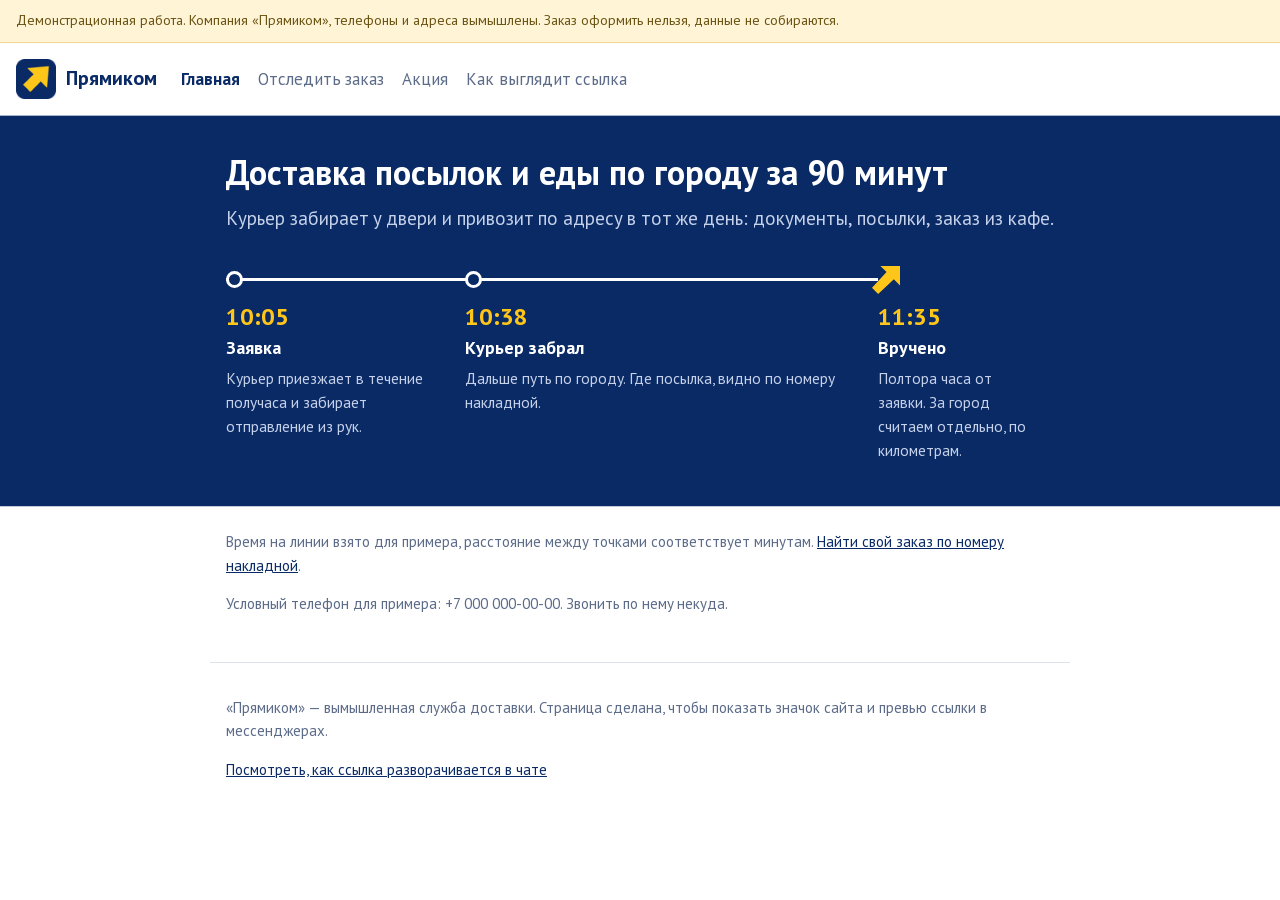
<file: index.html>
<!doctype html>
<html lang="ru">
<head>
<!-- head:begin -->
  <meta charset="utf-8">
  <meta name="viewport" content="width=device-width, initial-scale=1">
  <title>Доставка посылок и еды по городу за 90 минут — Прямиком</title>
  <meta name="description" content="Курьер забирает у двери и привозит по адресу в тот же день: документы, посылки, заказ из кафе.">
  <meta name="robots" content="noindex, nofollow">
  <link rel="canonical" href="https://pyhphhddb8-eng.github.io/dostavka-ikonki/">

  <link rel="icon" href="icons/favicon.svg" type="image/svg+xml">
  <link rel="icon" href="icons/favicon.ico" sizes="16x16 32x32 48x48">
  <link rel="icon" type="image/png" sizes="192x192" href="icons/icon-192.png">
  <link rel="apple-touch-icon" sizes="180x180" href="icons/apple-touch-icon.png">
  <link rel="manifest" href="site.webmanifest">
  <meta name="theme-color" content="#0A2A66">

  <meta property="og:type" content="website">
  <meta property="og:site_name" content="Прямиком">
  <meta property="og:locale" content="ru_RU">
  <meta property="og:title" content="Доставка посылок и еды по городу за 90 минут">
  <meta property="og:description" content="Курьер забирает у двери и привозит по адресу в тот же день: документы, посылки, заказ из кафе.">
  <meta property="og:url" content="https://pyhphhddb8-eng.github.io/dostavka-ikonki/">
  <meta property="og:image" content="https://pyhphhddb8-eng.github.io/dostavka-ikonki/icons/og/index.png">
  <meta property="og:image:width" content="1200">
  <meta property="og:image:height" content="630">
  <meta property="og:image:type" content="image/png">
  <meta property="og:image:alt" content="90 минут по городу">

  <meta name="twitter:card" content="summary_large_image">
  <meta name="twitter:title" content="Доставка посылок и еды по городу за 90 минут">
  <meta name="twitter:description" content="Курьер забирает у двери и привозит по адресу в тот же день: документы, посылки, заказ из кафе.">
  <meta name="twitter:image" content="https://pyhphhddb8-eng.github.io/dostavka-ikonki/icons/og/index.png">

  <link rel="stylesheet" href="styles.css">
<!-- head:end -->
</head>
<body>
<p class="disclaimer">Демонстрационная работа. Компания «Прямиком», телефоны и
адреса вымышлены. Заказ оформить нельзя, данные не собираются.</p>

<header class="top">
  <a class="brand" href="index.html">
    <img src="icons/icon-48.png" width="40" height="40" alt="">
    <span>Прямиком</span>
  </a>
  <nav>
    <a href="index.html" aria-current="page">Главная</a>
    <a href="track.html">Отследить заказ</a>
    <a href="promo.html">Акция</a>
    <a href="showcase.html">Как выглядит ссылка</a>
  </nav>
</header>

<main>
  <section class="pole">
    <h1>Доставка посылок и еды по городу за 90 минут</h1>
    <p class="lead">Курьер забирает у двери и привозит по адресу в тот же день:
    документы, посылки, заказ из кафе.</p>

    <ol class="marshrut" aria-label="Как идёт обычный заказ по городу">
      <li class="marshrut__tochka" style="--minut: 33">
        <time datetime="10:05">10:05</time>
        <b>Заявка</b>
        <span>Курьер приезжает в течение получаса и забирает отправление
        из рук.</span>
      </li>
      <li class="marshrut__tochka" style="--minut: 57">
        <time datetime="10:38">10:38</time>
        <b>Курьер забрал</b>
        <span>Дальше путь по городу. Где посылка, видно по номеру
        накладной.</span>
      </li>
      <li class="marshrut__tochka marshrut__tochka--final">
        <time datetime="11:35">11:35</time>
        <b>Вручено</b>
        <span>Полтора часа от заявки. За город считаем отдельно,
        по километрам.</span>
      </li>
    </ol>
  </section>

  <p class="note">Время на линии взято для примера, расстояние между точками
  соответствует минутам. <a href="track.html">Найти свой заказ по номеру
  накладной</a>.</p>
  <p class="note">Условный телефон для примера: <span class="nobr">+7 000 000-00-00</span>.
  Звонить по нему некуда.</p>
</main>

<footer>
  <p>«Прямиком» — вымышленная служба доставки. Страница сделана, чтобы показать
  значок сайта и превью ссылки в мессенджерах.</p>
  <p><a href="showcase.html">Посмотреть, как ссылка разворачивается в чате</a></p>
</footer>
</body>
</html>
</file>
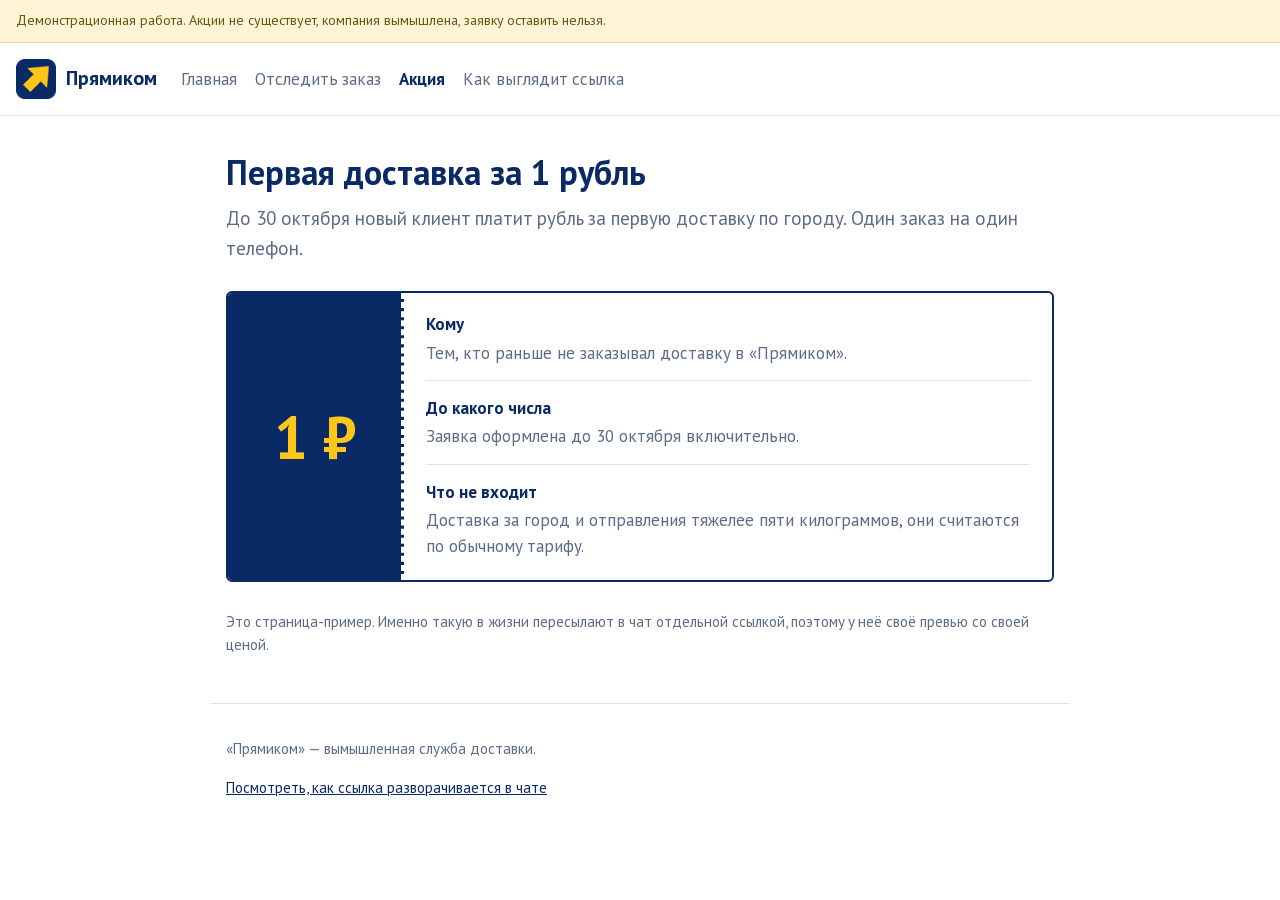
<file: promo.html>
<!doctype html>
<html lang="ru">
<head>
<!-- head:begin -->
  <meta charset="utf-8">
  <meta name="viewport" content="width=device-width, initial-scale=1">
  <title>Первая доставка за 1 рубль — Прямиком</title>
  <meta name="description" content="До 30 октября новый клиент платит рубль за первую доставку по городу. Один заказ на один телефон.">
  <meta name="robots" content="noindex, nofollow">
  <link rel="canonical" href="https://pyhphhddb8-eng.github.io/dostavka-ikonki/promo.html">

  <link rel="icon" href="icons/favicon.svg" type="image/svg+xml">
  <link rel="icon" href="icons/favicon.ico" sizes="16x16 32x32 48x48">
  <link rel="icon" type="image/png" sizes="192x192" href="icons/icon-192.png">
  <link rel="apple-touch-icon" sizes="180x180" href="icons/apple-touch-icon.png">
  <link rel="manifest" href="site.webmanifest">
  <meta name="theme-color" content="#0A2A66">

  <meta property="og:type" content="website">
  <meta property="og:site_name" content="Прямиком">
  <meta property="og:locale" content="ru_RU">
  <meta property="og:title" content="Первая доставка за 1 рубль">
  <meta property="og:description" content="До 30 октября новый клиент платит рубль за первую доставку по городу. Один заказ на один телефон.">
  <meta property="og:url" content="https://pyhphhddb8-eng.github.io/dostavka-ikonki/promo.html">
  <meta property="og:image" content="https://pyhphhddb8-eng.github.io/dostavka-ikonki/icons/og/promo.png">
  <meta property="og:image:width" content="1200">
  <meta property="og:image:height" content="630">
  <meta property="og:image:type" content="image/png">
  <meta property="og:image:alt" content="Первая доставка — 1 ₽">

  <meta name="twitter:card" content="summary_large_image">
  <meta name="twitter:title" content="Первая доставка за 1 рубль">
  <meta name="twitter:description" content="До 30 октября новый клиент платит рубль за первую доставку по городу. Один заказ на один телефон.">
  <meta name="twitter:image" content="https://pyhphhddb8-eng.github.io/dostavka-ikonki/icons/og/promo.png">

  <link rel="stylesheet" href="styles.css">
<!-- head:end -->
</head>
<body>
<p class="disclaimer">Демонстрационная работа. Акции не существует, компания
вымышлена, заявку оставить нельзя.</p>

<header class="top">
  <a class="brand" href="index.html">
    <img src="icons/icon-48.png" width="40" height="40" alt="">
    <span>Прямиком</span>
  </a>
  <nav>
    <a href="index.html">Главная</a>
    <a href="track.html">Отследить заказ</a>
    <a href="promo.html" aria-current="page">Акция</a>
    <a href="showcase.html">Как выглядит ссылка</a>
  </nav>
</header>

<main>
  <h1>Первая доставка за 1&nbsp;рубль</h1>
  <p class="lead">До 30 октября новый клиент платит рубль за первую доставку
  по городу. Один заказ на один телефон.</p>

  <div class="talon">
    <p class="talon__cena" aria-label="Цена первой доставки: 1 рубль">1&nbsp;₽</p>
    <dl class="talon__usloviya">
      <dt>Кому</dt>
      <dd>Тем, кто раньше не заказывал доставку в «Прямиком».</dd>
      <dt>До какого числа</dt>
      <dd>Заявка оформлена до 30 октября включительно.</dd>
      <dt>Что не входит</dt>
      <dd>Доставка за город и отправления тяжелее пяти килограммов, они
      считаются по обычному тарифу.</dd>
    </dl>
  </div>

  <p class="note">Это страница-пример. Именно такую в жизни пересылают в чат
  отдельной ссылкой, поэтому у неё своё превью со своей ценой.</p>
</main>

<footer>
  <p>«Прямиком» — вымышленная служба доставки.</p>
  <p><a href="showcase.html">Посмотреть, как ссылка разворачивается в чате</a></p>
</footer>
</body>
</html>
</file>
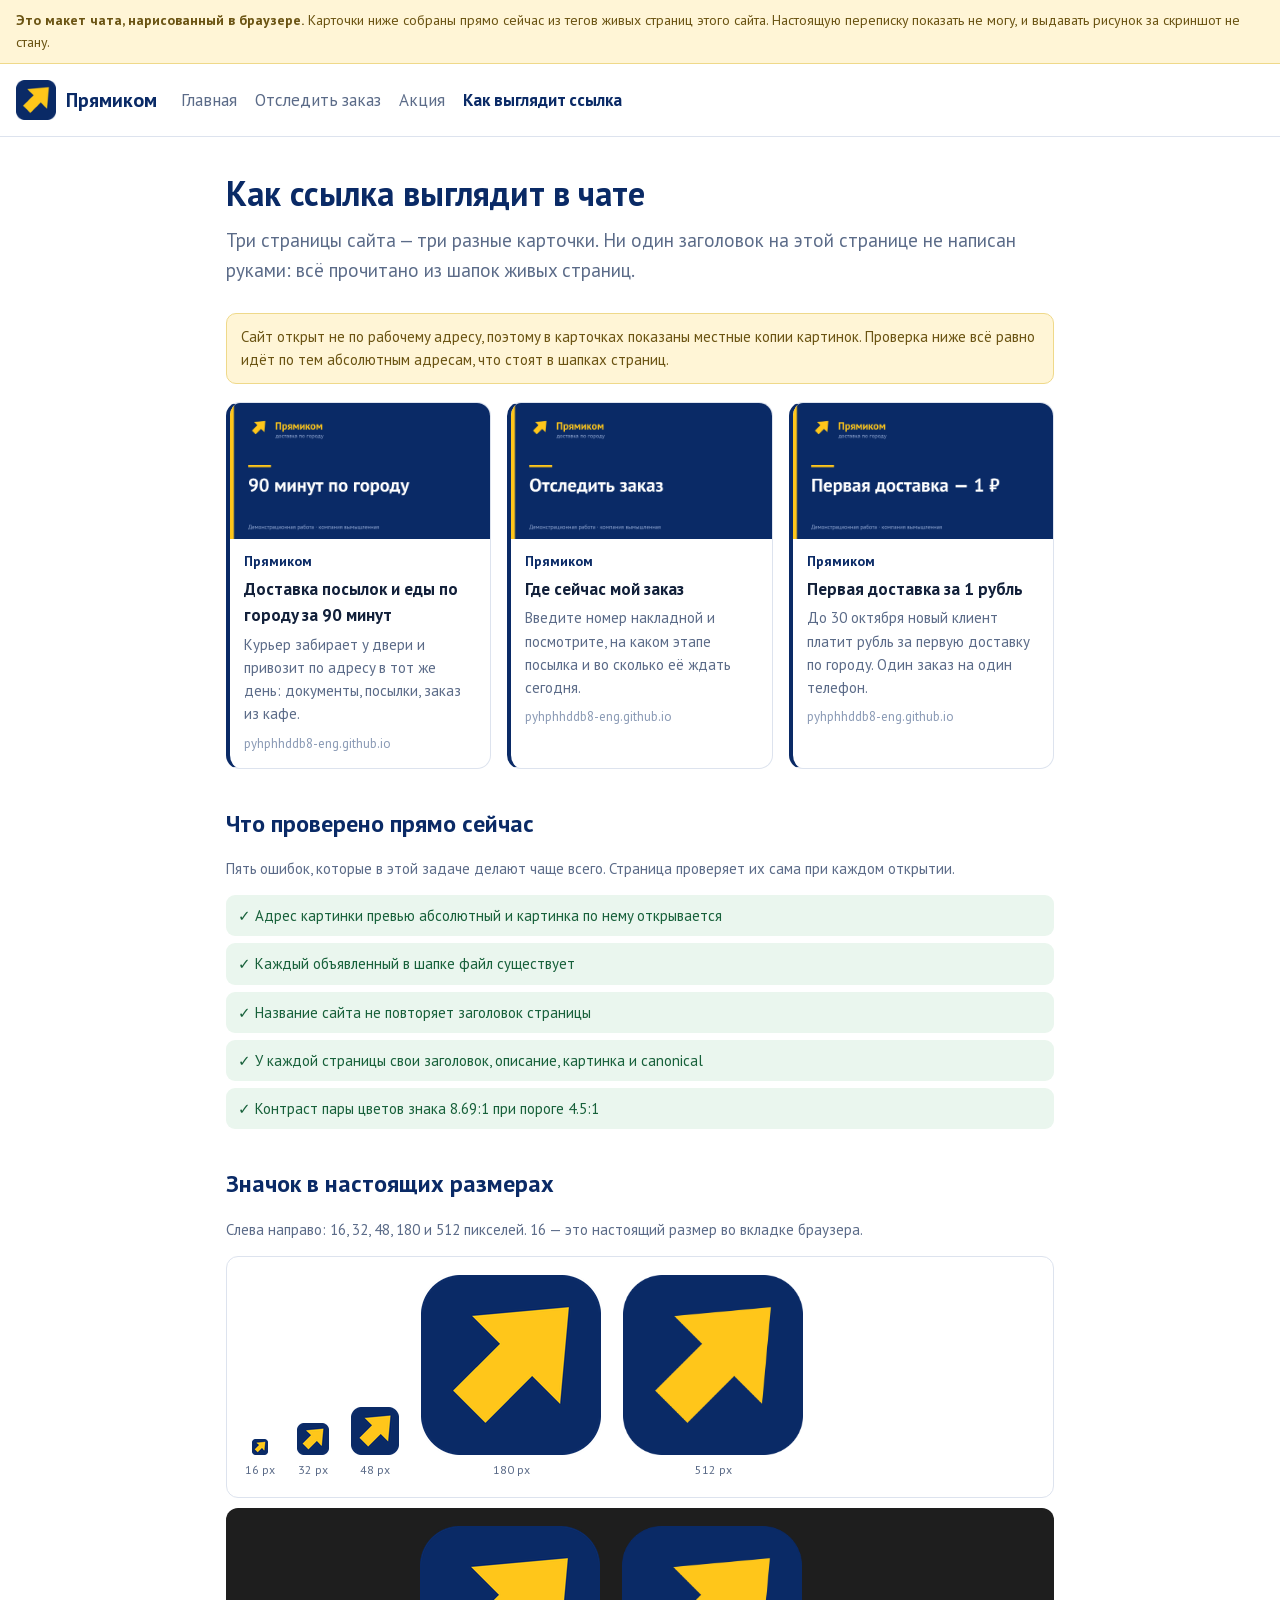
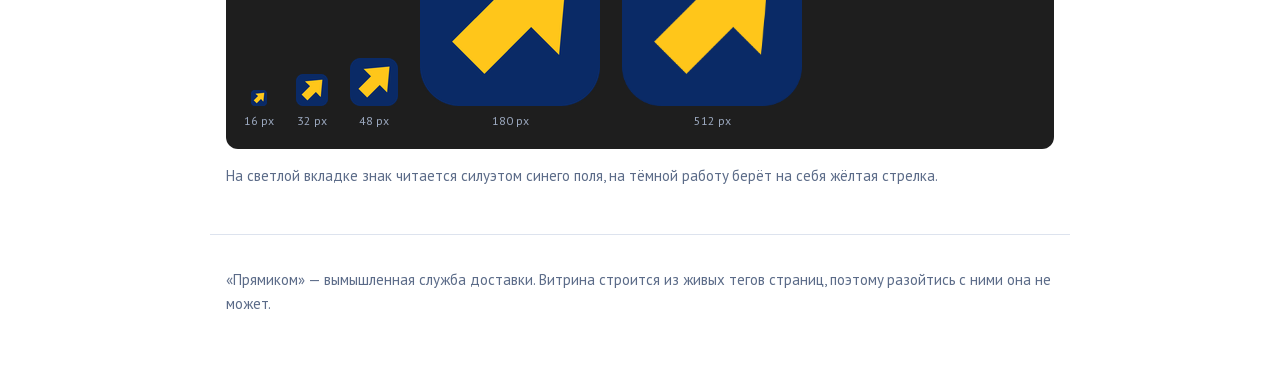
<file: showcase.html>
<!doctype html>
<html lang="ru">
<head>
  <meta charset="utf-8">
  <meta name="viewport" content="width=device-width, initial-scale=1">
  <title>Как ссылка выглядит в чате — Прямиком</title>
  <meta name="description" content="Карточки собраны из живых тегов трёх страниц сайта и контактный лист значка в пяти размерах.">
  <meta name="robots" content="noindex, nofollow">
  <link rel="canonical" href="https://pyhphhddb8-eng.github.io/dostavka-ikonki/showcase.html">
  <link rel="icon" href="icons/favicon.svg" type="image/svg+xml">
  <link rel="icon" href="icons/favicon.ico" sizes="16x16 32x32 48x48">
  <link rel="icon" type="image/png" sizes="192x192" href="icons/icon-192.png">
  <link rel="apple-touch-icon" sizes="180x180" href="icons/apple-touch-icon.png">
  <link rel="manifest" href="site.webmanifest">
  <meta name="theme-color" content="#0A2A66">
  <link rel="stylesheet" href="styles.css">
  <!-- bez-shablona-ok: К4 — полоса слева у карточки повторяет вид превью ссылки в Telegram -->
</head>
<body>
<p class="disclaimer"><b>Это макет чата, нарисованный в браузере.</b> Карточки
ниже собраны прямо сейчас из тегов живых страниц этого сайта. Настоящую
переписку показать не могу, и выдавать рисунок за скриншот не стану.</p>

<header class="top">
  <a class="brand" href="index.html">
    <img src="icons/icon-48.png" width="40" height="40" alt="">
    <span>Прямиком</span>
  </a>
  <nav>
    <a href="index.html">Главная</a>
    <a href="track.html">Отследить заказ</a>
    <a href="promo.html">Акция</a>
    <a href="showcase.html" aria-current="page">Как выглядит ссылка</a>
  </nav>
</header>

<main>
  <h1>Как ссылка выглядит в чате</h1>
  <p class="lead">Три страницы сайта — три разные карточки. Ни один заголовок
  на этой странице не написан руками: всё прочитано из шапок живых страниц.</p>

  <div id="warning" class="warn" hidden></div>
  <div id="cards" class="cards-row">Читаю страницы…</div>

  <h2 class="section">Что проверено прямо сейчас</h2>
  <p class="note">Пять ошибок, которые в этой задаче делают чаще всего.
  Страница проверяет их сама при каждом открытии.</p>
  <ul id="checks" class="checks"><li>Проверяю…</li></ul>

  <h2 class="section">Значок в настоящих размерах</h2>
  <p class="note">Слева направо: 16, 32, 48, 180 и 512 пикселей. 16 — это
  настоящий размер во вкладке браузера.</p>
  <div class="sheet light" id="sheet-light"></div>
  <div class="sheet dark" id="sheet-dark"></div>
  <p class="note">На светлой вкладке знак читается силуэтом синего поля, на
  тёмной работу берёт на себя жёлтая стрелка.</p>
</main>

<footer>
  <p>«Прямиком» — вымышленная служба доставки. Витрина строится из живых тегов
  страниц, поэтому разойтись с ними она не может.</p>
</footer>

<script>
const FILES = ['index.html', 'track.html', 'promo.html'];
const ICON_SIZES = [16, 32, 48, 180, 512];

function attr(doc, selector, name) {
  const node = doc.querySelector(selector);
  return node ? (node.getAttribute(name) || '') : '';
}

async function readPage(file) {
  const response = await fetch(file, { cache: 'no-store' });
  const doc = new DOMParser().parseFromString(await response.text(), 'text/html');
  const declared = [].slice.call(
    doc.querySelectorAll('link[rel="icon"], link[rel="apple-touch-icon"], link[rel="manifest"]')
  ).map(function (node) { return node.getAttribute('href'); })
   .filter(function (href) { return href && !/^https?:/.test(href); });
  return {
    file: file,
    title: attr(doc, 'meta[property="og:title"]', 'content'),
    description: attr(doc, 'meta[property="og:description"]', 'content'),
    image: attr(doc, 'meta[property="og:image"]', 'content'),
    siteName: attr(doc, 'meta[property="og:site_name"]', 'content'),
    canonical: attr(doc, 'link[rel="canonical"]', 'href'),
    declared: declared
  };
}

function sameOrigin(url) {
  try { return new URL(url, location.href).origin === location.origin; }
  catch (e) { return false; }
}

function localCopy(url) {
  const at = url.indexOf('/icons/');
  return at < 0 ? url : url.slice(at + 1);
}

function host(url) {
  try { return new URL(url, location.href).host; } catch (e) { return '—'; }
}

function drawCards(list, offSite) {
  const box = document.getElementById('cards');
  box.innerHTML = '';
  list.forEach(function (page) {
    const card = document.createElement('article');
    card.className = 'chat-card';
    card.innerHTML =
      '<div class="chat-image"><img alt="" loading="lazy"></div>' +
      '<div class="chat-text">' +
      '<div class="chat-site"></div>' +
      '<div class="chat-title"></div>' +
      '<div class="chat-desc"></div>' +
      '<div class="chat-host"></div>' +
      '</div>';
    card.querySelector('img').src = offSite ? localCopy(page.image) : page.image;
    card.querySelector('.chat-site').textContent = page.siteName;
    card.querySelector('.chat-title').textContent = page.title;
    card.querySelector('.chat-desc').textContent = page.description;
    card.querySelector('.chat-host').textContent = host(page.canonical);
    box.appendChild(card);
  });
}

function loads(url) {
  return new Promise(function (resolve) {
    const probe = new Image();
    probe.onload = function () { resolve(true); };
    probe.onerror = function () { resolve(false); };
    probe.src = url;
  });
}

async function missingDeclaredFiles(list) {
  const missing = [];
  for (const page of list) {
    for (const href of page.declared) {
      const response = await fetch(href, { cache: 'no-store' });
      if (!response.ok) { missing.push(page.file + ' → ' + href); }
    }
  }
  return missing;
}

function channel(value) {
  const c = value / 255;
  return c <= 0.04045 ? c / 12.92 : Math.pow((c + 0.055) / 1.055, 2.4);
}

function luminance(hex) {
  const h = hex.trim().replace('#', '');
  const parts = [0, 2, 4].map(function (i) { return parseInt(h.slice(i, i + 2), 16); });
  return 0.2126 * channel(parts[0]) + 0.7152 * channel(parts[1]) + 0.0722 * channel(parts[2]);
}

function contrast(a, b) {
  const la = luminance(a), lb = luminance(b);
  return (Math.max(la, lb) + 0.05) / (Math.min(la, lb) + 0.05);
}

function row(ok, text) {
  const li = document.createElement('li');
  li.className = ok ? 'ok' : 'bad';
  li.textContent = (ok ? '✓ ' : '✗ ') + text;
  return li;
}

function unique(values) {
  const filled = values.filter(Boolean);
  return new Set(filled).size === filled.length && filled.length === values.length;
}

async function drawChecks(list) {
  const box = document.getElementById('checks');
  box.innerHTML = '';

  const absolute = list.every(function (p) { return /^https:\/\//.test(p.image); });
  const loaded = absolute
    ? (await Promise.all(list.map(function (p) { return loads(p.image); }))).every(Boolean)
    : false;
  let firstRow;
  if (!absolute) {
    firstRow = 'Адрес картинки превью относительный — мессенджер не подставит домен';
  } else if (!loaded) {
    firstRow = 'Адрес картинки превью абсолютный, но картинка по нему пока не' +
      ' открывается: сайт ещё не выложен по этому адресу';
  } else {
    firstRow = 'Адрес картинки превью абсолютный и картинка по нему открывается';
  }
  box.appendChild(row(absolute && loaded, firstRow));

  const missing = await missingDeclaredFiles(list);
  box.appendChild(row(missing.length === 0,
    missing.length === 0
      ? 'Каждый объявленный в шапке файл существует'
      : 'Объявлено, но не найдено: ' + missing.join(', ')));

  box.appendChild(row(list.every(function (p) {
    return p.siteName && p.title && p.siteName.toLowerCase() !== p.title.toLowerCase();
  }), 'Название сайта не повторяет заголовок страницы'));

  box.appendChild(row(
    unique(list.map(function (p) { return p.title; })) &&
    unique(list.map(function (p) { return p.description; })) &&
    unique(list.map(function (p) { return p.image; })) &&
    unique(list.map(function (p) { return p.canonical; })),
    'У каждой страницы свои заголовок, описание, картинка и canonical'));

  const style = getComputedStyle(document.documentElement);
  const ratio = contrast(style.getPropertyValue('--field'), style.getPropertyValue('--arrow'));
  box.appendChild(row(ratio >= 4.5,
    'Контраст пары цветов знака ' + ratio.toFixed(2) + ':1 при пороге 4.5:1'));
}

function drawSheets() {
  ['sheet-light', 'sheet-dark'].forEach(function (id) {
    const box = document.getElementById(id);
    box.innerHTML = '';
    ICON_SIZES.forEach(function (size) {
      const wrap = document.createElement('figure');
      const img = document.createElement('img');
      img.src = 'icons/icon-' + size + '.png';
      img.width = size;
      img.height = size;
      img.alt = 'Значок ' + size + ' пикселей';
      const caption = document.createElement('figcaption');
      caption.textContent = size + ' px';
      wrap.appendChild(img);
      wrap.appendChild(caption);
      box.appendChild(wrap);
    });
  });
}

(async function () {
  drawSheets();
  try {
    const list = [];
    for (const file of FILES) { list.push(await readPage(file)); }
    const offSite = list.some(function (p) { return p.image && !sameOrigin(p.image); });
    if (offSite) {
      const warn = document.getElementById('warning');
      warn.hidden = false;
      warn.textContent = 'Сайт открыт не по рабочему адресу, поэтому в карточках' +
        ' показаны местные копии картинок. Проверка ниже всё равно идёт по тем' +
        ' абсолютным адресам, что стоят в шапках страниц.';
    }
    drawCards(list, offSite);
    await drawChecks(list);
  } catch (error) {
    document.getElementById('cards').textContent =
      'Не удалось прочитать страницы: ' + error.message +
      '. Витрина работает только по адресу http://. Если открыть файл с диска, браузер не даст прочитать соседние страницы.';
  }
})();
</script>
</body>
</html>
</file>
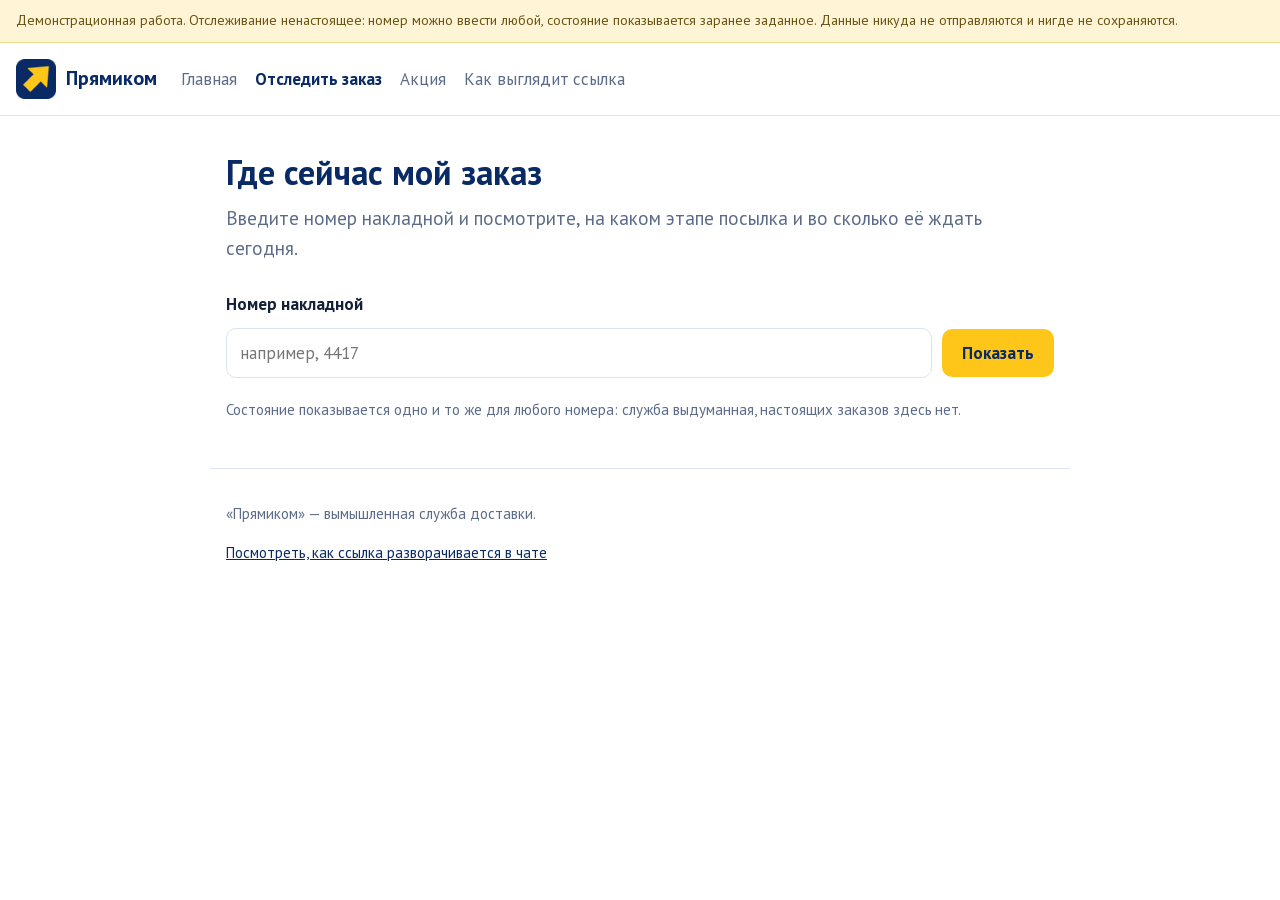
<file: track.html>
<!doctype html>
<html lang="ru">
<head>
<!-- head:begin -->
  <meta charset="utf-8">
  <meta name="viewport" content="width=device-width, initial-scale=1">
  <title>Где сейчас мой заказ — Прямиком</title>
  <meta name="description" content="Введите номер накладной и посмотрите, на каком этапе посылка и во сколько её ждать сегодня.">
  <meta name="robots" content="noindex, nofollow">
  <link rel="canonical" href="https://pyhphhddb8-eng.github.io/dostavka-ikonki/track.html">

  <link rel="icon" href="icons/favicon.svg" type="image/svg+xml">
  <link rel="icon" href="icons/favicon.ico" sizes="16x16 32x32 48x48">
  <link rel="icon" type="image/png" sizes="192x192" href="icons/icon-192.png">
  <link rel="apple-touch-icon" sizes="180x180" href="icons/apple-touch-icon.png">
  <link rel="manifest" href="site.webmanifest">
  <meta name="theme-color" content="#0A2A66">

  <meta property="og:type" content="website">
  <meta property="og:site_name" content="Прямиком">
  <meta property="og:locale" content="ru_RU">
  <meta property="og:title" content="Где сейчас мой заказ">
  <meta property="og:description" content="Введите номер накладной и посмотрите, на каком этапе посылка и во сколько её ждать сегодня.">
  <meta property="og:url" content="https://pyhphhddb8-eng.github.io/dostavka-ikonki/track.html">
  <meta property="og:image" content="https://pyhphhddb8-eng.github.io/dostavka-ikonki/icons/og/track.png">
  <meta property="og:image:width" content="1200">
  <meta property="og:image:height" content="630">
  <meta property="og:image:type" content="image/png">
  <meta property="og:image:alt" content="Отследить заказ">

  <meta name="twitter:card" content="summary_large_image">
  <meta name="twitter:title" content="Где сейчас мой заказ">
  <meta name="twitter:description" content="Введите номер накладной и посмотрите, на каком этапе посылка и во сколько её ждать сегодня.">
  <meta name="twitter:image" content="https://pyhphhddb8-eng.github.io/dostavka-ikonki/icons/og/track.png">

  <link rel="stylesheet" href="styles.css">
<!-- head:end -->
</head>
<body>
<p class="disclaimer">Демонстрационная работа. Отслеживание ненастоящее: номер
можно ввести любой, состояние показывается заранее заданное. Данные никуда
не отправляются и нигде не сохраняются.</p>

<header class="top">
  <a class="brand" href="index.html">
    <img src="icons/icon-48.png" width="40" height="40" alt="">
    <span>Прямиком</span>
  </a>
  <nav>
    <a href="index.html">Главная</a>
    <a href="track.html" aria-current="page">Отследить заказ</a>
    <a href="promo.html">Акция</a>
    <a href="showcase.html">Как выглядит ссылка</a>
  </nav>
</header>

<main>
  <h1>Где сейчас мой заказ</h1>
  <p class="lead">Введите номер накладной и посмотрите, на каком этапе посылка
  и во сколько её ждать сегодня.</p>

  <div class="track">
    <label for="code">Номер накладной</label>
    <input id="code" type="text" inputmode="numeric" placeholder="например, 4417"
           autocomplete="off">
    <button id="go" type="button">Показать</button>
  </div>

  <ol class="steps" id="steps" hidden>
    <li class="done">Заявка принята — 10:05</li>
    <li class="done">Курьер забрал отправление — 10:38</li>
    <li class="now">В пути по городу — сейчас</li>
    <li>Вручено получателю — ожидается к 11:35</li>
  </ol>

  <p class="note" id="hint">Состояние показывается одно и то же для любого
  номера: служба выдуманная, настоящих заказов здесь нет.</p>
</main>

<footer>
  <p>«Прямиком» — вымышленная служба доставки.</p>
  <p><a href="showcase.html">Посмотреть, как ссылка разворачивается в чате</a></p>
</footer>

<script>
  document.getElementById('go').addEventListener('click', function () {
    document.getElementById('steps').hidden = false;
  });
</script>
</body>
</html>
</file>
<file: styles.css>
/* bez-shablona-ok: К4 — линии слева у маршрута и шагов это сама линия пути; у карточки чата полоса как в превью Telegram */
@font-face {
  font-family: "PT Sans Local";
  src: url("fonts/ptsans-400.woff2") format("woff2");
  font-weight: 400;
  font-style: normal;
  font-display: swap;
}
@font-face {
  font-family: "PT Sans Local";
  src: url("fonts/ptsans-700.woff2") format("woff2");
  font-weight: 700;
  font-style: normal;
  font-display: swap;
}

:root {
  --field: #0A2A66;
  --arrow: #FFC61A;
  --ink: #12203a;
  --muted: #5b6b88;
  --line: #dde3ee;
  --paper: #ffffff;
  --shade: #f4f6fb;
}

* { box-sizing: border-box; }

html { -webkit-text-size-adjust: 100%; }

body {
  margin: 0;
  font-family: "PT Sans Local", system-ui, sans-serif;
  font-size: 17px;
  line-height: 1.55;
  color: var(--ink);
  background: var(--paper);
}

.disclaimer {
  margin: 0;
  padding: 10px 16px;
  background: #fff5d6;
  border-bottom: 1px solid #efd98a;
  font-size: 14px;
  color: #6a5312;
}

.top {
  display: flex;
  flex-wrap: wrap;
  gap: 12px 24px;
  align-items: center;
  padding: 16px;
  border-bottom: 1px solid var(--line);
}

.brand {
  display: inline-flex;
  align-items: center;
  gap: 10px;
  font-weight: 700;
  font-size: 20px;
  color: var(--field);
  text-decoration: none;
}

.top nav { display: flex; flex-wrap: wrap; gap: 8px 18px; }
.top nav a { color: var(--muted); text-decoration: none; }
.top nav a:hover { color: var(--field); text-decoration: underline; }
.top nav a[aria-current="page"] { color: var(--field); font-weight: 700; }

main { max-width: 860px; margin: 0 auto; padding: 28px 16px 8px; }

h1 { font-size: 34px; line-height: 1.2; margin: 8px 0 12px; color: var(--field); }
h2 { font-size: 19px; margin: 0 0 6px; }

.lead { font-size: 19px; color: var(--muted); margin: 0 0 28px; }

/* Главная: синее поле знака во всю ширину, на нём маршрут заказа.
   Точки стоят по минутам: 33 минуты до курьера, ещё 57 до вручения. */
.pole {
  margin: -28px 0 24px;
  padding: 36px 0 44px;
  background: var(--field);
  box-shadow: 0 0 0 100vmax var(--field);
  clip-path: inset(0 -100vmax);
  color: #fff;
}
.pole h1 { color: #fff; margin-top: 0; }
.pole .lead { color: #c6d2ea; margin-bottom: 36px; }

.marshrut {
  --konec: 11rem;
  position: relative;
  list-style: none;
  margin: 0;
  padding: 0;
  display: grid;
  grid-template-columns: 33fr 57fr var(--konec);
}
.marshrut::before {
  content: "";
  position: absolute;
  top: 8px;
  left: 0;
  right: var(--konec);
  border-top: 3px solid #fff;
}
.marshrut__tochka {
  position: relative;
  padding: 34px 20px 0 0;
}
.marshrut__tochka::before {
  content: "";
  position: absolute;
  top: 1px;
  left: 0;
  width: 17px;
  height: 17px;
  border-radius: 50%;
  background: var(--field);
  border: 3px solid #fff;
  box-sizing: border-box;
}
.marshrut__tochka--final::before {
  top: -4px;
  left: -6px;
  width: 28px;
  height: 28px;
  border: 0;
  border-radius: 0;
  background: var(--arrow);
  /* стрелка из знака «Прямиком» */
  clip-path: polygon(30% 0, 100% 0, 100% 70%, 78% 48%, 22% 100%, 0 78%, 52% 22%);
}
.marshrut time { display: block; font-size: 24px; font-weight: 700; color: var(--arrow); line-height: 1.1; }
.marshrut b { display: block; font-size: 18px; margin: 4px 0 4px; }
.marshrut span { display: block; font-size: 15.5px; color: #c6d2ea; }

@media (max-width: 640px) {
  .marshrut { grid-template-columns: 1fr; }
  .marshrut::before { display: none; }
  /* на телефоне линия идёт от точки к точке и обрывается у стрелки */
  .marshrut__tochka:not(.marshrut__tochka--final)::after {
    content: "";
    position: absolute;
    left: 7px;
    top: 14px;
    bottom: -6px;
    border-left: 3px solid #fff;
  }
  .marshrut__tochka { padding: 0 0 calc(var(--minut, 0) * 0.6px + 12px) 36px; }
  .marshrut__tochka--final::before { top: -2px; left: -4px; }
}

.note a { color: var(--field); }

/* Акция: талон с ценой на корешке и условиями справа. */
.talon {
  display: grid;
  grid-template-columns: 11rem 1fr;
  margin: 0 0 28px;
  border: 2px solid var(--field);
  border-radius: 6px;
  overflow: hidden;
}
.talon__cena {
  margin: 0;
  display: flex;
  align-items: center;
  justify-content: center;
  padding: 20px;
  background: var(--field);
  color: var(--arrow);
  font-size: 60px;
  font-weight: 700;
  line-height: 1;
  /* линия отрыва корешка */
  border-right: 3px dashed #fff;
}
.talon__usloviya {
  margin: 0;
  padding: 18px 22px 6px;
}
.talon__usloviya dt { font-weight: 700; color: var(--field); }
.talon__usloviya dd {
  margin: 2px 0 14px;
  padding-bottom: 14px;
  border-bottom: 1px solid var(--line);
  color: var(--muted);
}
.talon__usloviya dd:last-child { border-bottom: 0; padding-bottom: 0; }

@media (max-width: 520px) {
  .talon { grid-template-columns: 1fr; }
  .talon__cena { padding: 18px; font-size: 48px; justify-content: flex-start; }
  .talon__cena { border-right: 0; border-bottom: 3px dashed #fff; }
}

.note { color: var(--muted); font-size: 15px; }

.track { display: flex; flex-wrap: wrap; gap: 10px; align-items: center; margin-bottom: 20px; }
.track label { width: 100%; font-weight: 700; }
.track input {
  flex: 1 1 200px;
  min-width: 0;
  padding: 11px 13px;
  font: inherit;
  border: 1px solid var(--line);
  border-radius: 10px;
}
.track button {
  padding: 11px 20px;
  font: inherit;
  font-weight: 700;
  color: var(--field);
  background: var(--arrow);
  border: 0;
  border-radius: 10px;
  cursor: pointer;
}
.track button:hover { filter: brightness(0.94); }

/* Отслеживание: тот же маршрут, только сверху вниз. */
.steps { list-style: none; margin: 0 0 20px; padding: 0; }
.steps li {
  position: relative;
  padding: 0 0 18px 32px;
  color: var(--muted);
}
.steps li::before {
  content: "";
  position: absolute;
  left: 0;
  top: 6px;
  width: 15px;
  height: 15px;
  border-radius: 50%;
  border: 3px solid var(--line);
  background: var(--paper);
  box-sizing: border-box;
}
.steps li:not(:last-child)::after {
  content: "";
  position: absolute;
  left: 6px;
  top: 21px;
  bottom: 0;
  border-left: 3px solid var(--line);
}
.steps li.done { color: var(--ink); }
.steps li.done::before { border-color: var(--field); background: var(--field); }
.steps li.done::after { border-color: var(--field); }
.steps li.now { color: var(--field); font-weight: 700; }
.steps li.now::before { border-color: var(--field); background: var(--arrow); }

footer {
  max-width: 860px;
  margin: 24px auto 0;
  padding: 18px 16px 40px;
  border-top: 1px solid var(--line);
  color: var(--muted);
  font-size: 15px;
}
footer a { color: var(--field); }

@media (max-width: 420px) {
  h1 { font-size: 27px; }
  .lead { font-size: 17px; }
}

/* --- витрина --- */

.section { margin: 36px 0 6px; font-size: 24px; color: var(--field); }

.warn {
  margin: 0 0 18px;
  padding: 11px 14px;
  border-radius: 10px;
  background: #fff5d6;
  border: 1px solid #efd98a;
  color: #6a5312;
  font-size: 15px;
}

.cards-row {
  display: grid;
  gap: 16px;
  grid-template-columns: repeat(auto-fit, minmax(260px, 1fr));
}

.chat-card {
  border: 1px solid var(--line);
  border-radius: 14px;
  overflow: hidden;
  background: var(--paper);
  border-left: 4px solid var(--field);
}
.chat-image { aspect-ratio: 1200 / 630; background: var(--shade); }
.chat-image img { display: block; width: 100%; height: 100%; object-fit: cover; }
.chat-text { padding: 12px 14px 14px; }
.chat-site { font-weight: 700; font-size: 14px; color: var(--field); }
.chat-title { font-weight: 700; margin-top: 3px; }
.chat-desc { color: var(--muted); font-size: 15px; margin-top: 4px; }
.chat-host { color: #8a9ab5; font-size: 13px; margin-top: 8px; }

.checks { list-style: none; padding: 0; margin: 10px 0 0; }
.checks li {
  padding: 9px 12px;
  border-radius: 9px;
  margin-bottom: 7px;
  font-size: 15px;
}
.checks li.ok { background: #eaf6ee; color: #17603a; }
.checks li.bad { background: #fdecec; color: #8d2020; }

.sheet {
  display: flex;
  flex-wrap: nowrap;
  align-items: flex-end;
  gap: 22px;
  padding: 18px;
  border-radius: 12px;
  margin-bottom: 10px;
  overflow-x: auto;
}
.sheet.light { background: #ffffff; border: 1px solid var(--line); }
.sheet.dark { background: #1E1E1E; }
.sheet figure { margin: 0; text-align: center; flex: 0 0 auto; }
.sheet img { display: block; margin: 0 auto 6px; }
.sheet figcaption { font-size: 12px; color: var(--muted); }
.sheet.dark figcaption { color: #9aa7bd; }
.sheet img[width="512"] { width: 180px; height: 180px; }

.nobr { white-space: nowrap; }
</file>
